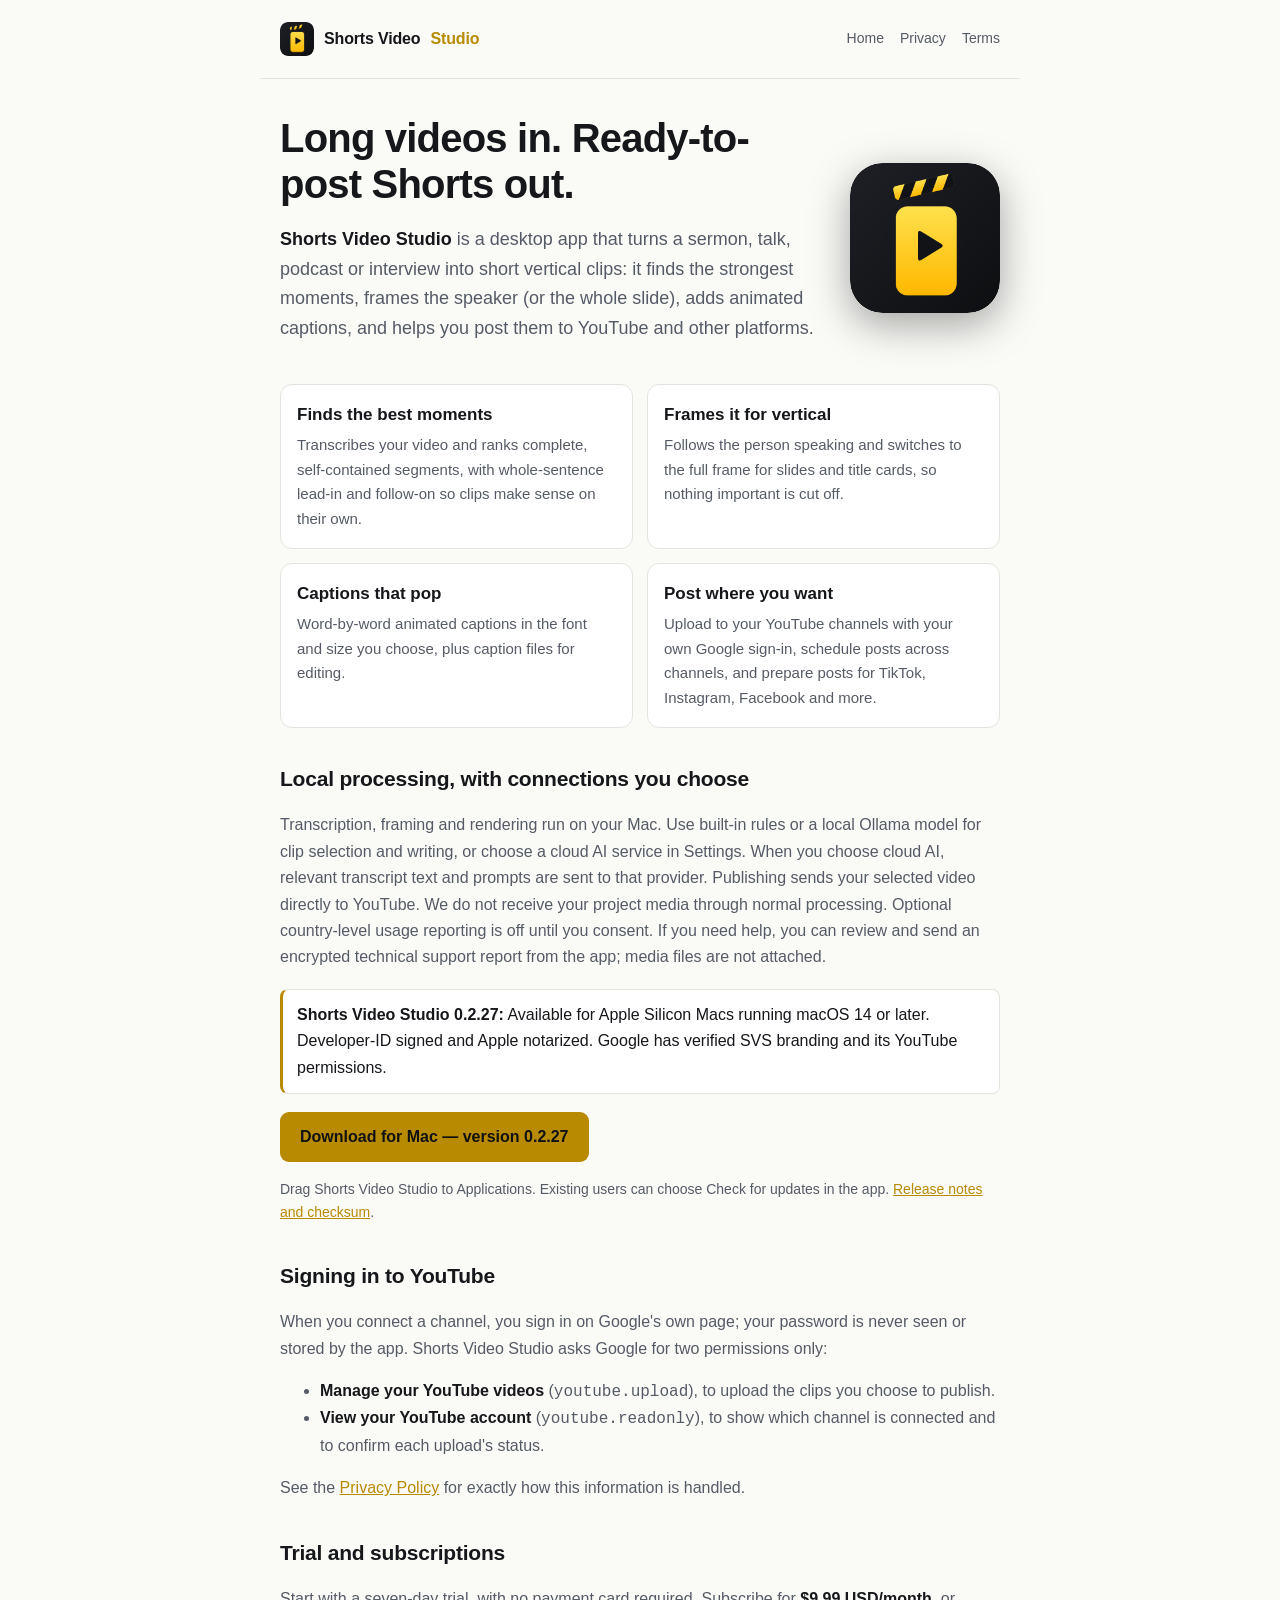
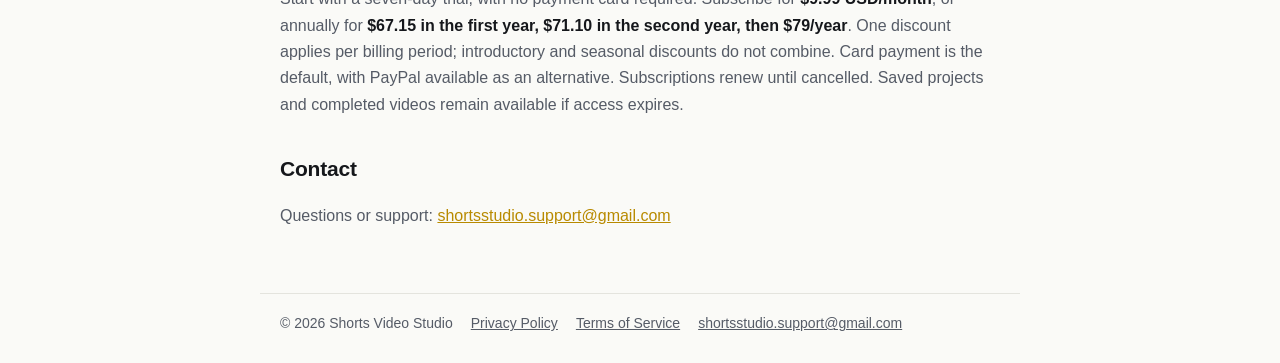
<file: index.html>
<!doctype html>
<html lang="en">
<head>
<meta charset="utf-8">
<meta name="viewport" content="width=device-width, initial-scale=1">
<title>Shorts Video Studio</title>
<meta name="description" content="Turn long videos into captioned vertical Shorts on your own computer, and post them to your channels.">
<link rel="canonical" href="https://svs.astrocave.org/">
<link rel="icon" href="assets/favicon.svg" type="image/svg+xml">
<link rel="apple-touch-icon" href="assets/icon-180.png">
<link rel="stylesheet" href="assets/site.css">
</head>
<body>
<header>
  <a class="brand" href="/"><img src="assets/icon-180.png" alt="">Shorts Video <b>Studio</b></a>
  <nav><a href="/">Home</a><a href="/privacy">Privacy</a><a href="/terms">Terms</a></nav>
</header>
<main>

<section class="hero">
  <div>
    <h1>Long videos in. Ready-to-post Shorts out.</h1>
    <p class="lede"><strong>Shorts Video Studio</strong> is a desktop app that turns a sermon, talk, podcast or interview into short vertical clips: it finds the strongest moments, frames the speaker (or the whole slide), adds animated captions, and helps you post them to YouTube and other platforms.</p>
  </div>
  <img src="assets/icon-512.png" alt="Shorts Video Studio app icon" width="150" height="150">
</section>

<div class="cards">
  <div class="card"><h3>Finds the best moments</h3><p>Transcribes your video and ranks complete, self-contained segments, with whole-sentence lead-in and follow-on so clips make sense on their own.</p></div>
  <div class="card"><h3>Frames it for vertical</h3><p>Follows the person speaking and switches to the full frame for slides and title cards, so nothing important is cut off.</p></div>
  <div class="card"><h3>Captions that pop</h3><p>Word-by-word animated captions in the font and size you choose, plus caption files for editing.</p></div>
  <div class="card"><h3>Post where you want</h3><p>Upload to your YouTube channels with your own Google sign-in, schedule posts across channels, and prepare posts for TikTok, Instagram, Facebook and more.</p></div>
</div>

<h2>Local processing, with connections you choose</h2>
<p>Transcription, framing and rendering run on your Mac. Use built-in rules or a local Ollama model for clip selection and writing, or choose a cloud AI service in Settings. When you choose cloud AI, relevant transcript text and prompts are sent to that provider. Publishing sends your selected video directly to YouTube. We do not receive your project media through normal processing. Optional country-level usage reporting is off until you consent. If you need help, you can review and send an encrypted technical support report from the app; media files are not attached.</p>

<div class="note"><strong>Shorts Video Studio 0.2.27:</strong> Available for Apple Silicon Macs running macOS 14 or later. Developer-ID signed and Apple notarized. Google has verified SVS branding and its YouTube permissions.</div>
<p><a class="download" href="https://github.com/ModDayJob/shorts-video-studio/releases/download/v0.2.27-build44/Shorts-Video-Studio-0.2.27-arm64.dmg">Download for Mac — version 0.2.27</a></p>
<p class="meta">Drag Shorts Video Studio to Applications. Existing users can choose Check for updates in the app. <a href="https://github.com/ModDayJob/shorts-video-studio/releases/tag/v0.2.27-build44">Release notes and checksum</a>.</p>

<h2>Signing in to YouTube</h2>
<p>When you connect a channel, you sign in on Google's own page; your password is never seen or stored by the app. Shorts Video Studio asks Google for two permissions only:</p>
<ul>
  <li><strong>Manage your YouTube videos</strong> (<code>youtube.upload</code>), to upload the clips you choose to publish.</li>
  <li><strong>View your YouTube account</strong> (<code>youtube.readonly</code>), to show which channel is connected and to confirm each upload's status.</li>
</ul>
<p>See the <a href="/privacy">Privacy Policy</a> for exactly how this information is handled.</p>

<h2>Trial and subscriptions</h2>
<p>Start with a seven-day trial, with no payment card required. Subscribe for <strong>$9.99 USD/month</strong>, or annually for <strong>$67.15 in the first year, $71.10 in the second year, then $79/year</strong>. One discount applies per billing period; introductory and seasonal discounts do not combine. Card payment is the default, with PayPal available as an alternative. Subscriptions renew until cancelled. Saved projects and completed videos remain available if access expires.</p>

<h2>Contact</h2>
<p>Questions or support: <a href="mailto:shortsstudio.support@gmail.com">shortsstudio.support@gmail.com</a></p>
</main>
<footer>
  <span>© 2026 Shorts Video Studio</span>
  <a href="/privacy">Privacy Policy</a>
  <a href="/terms">Terms of Service</a>
  <a href="mailto:shortsstudio.support@gmail.com">shortsstudio.support@gmail.com</a>
</footer>
</body>
</html>
</file>
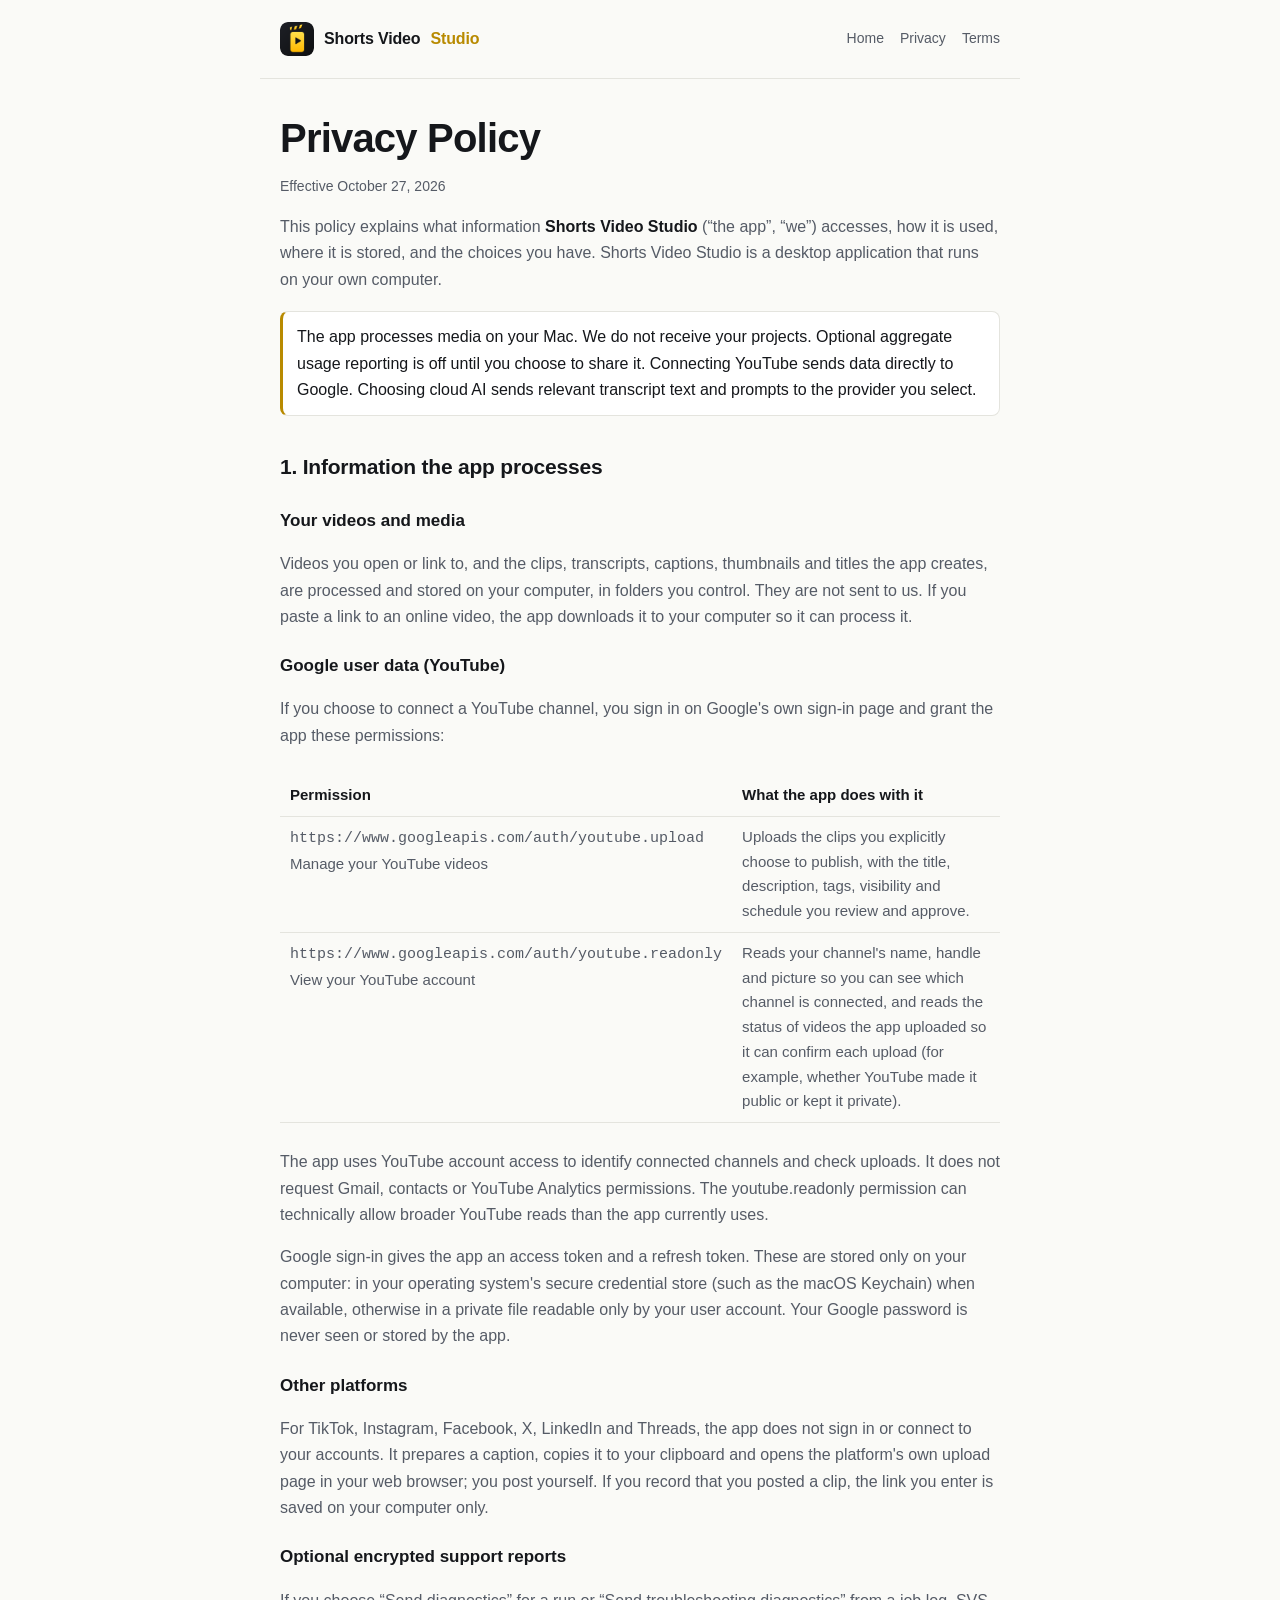
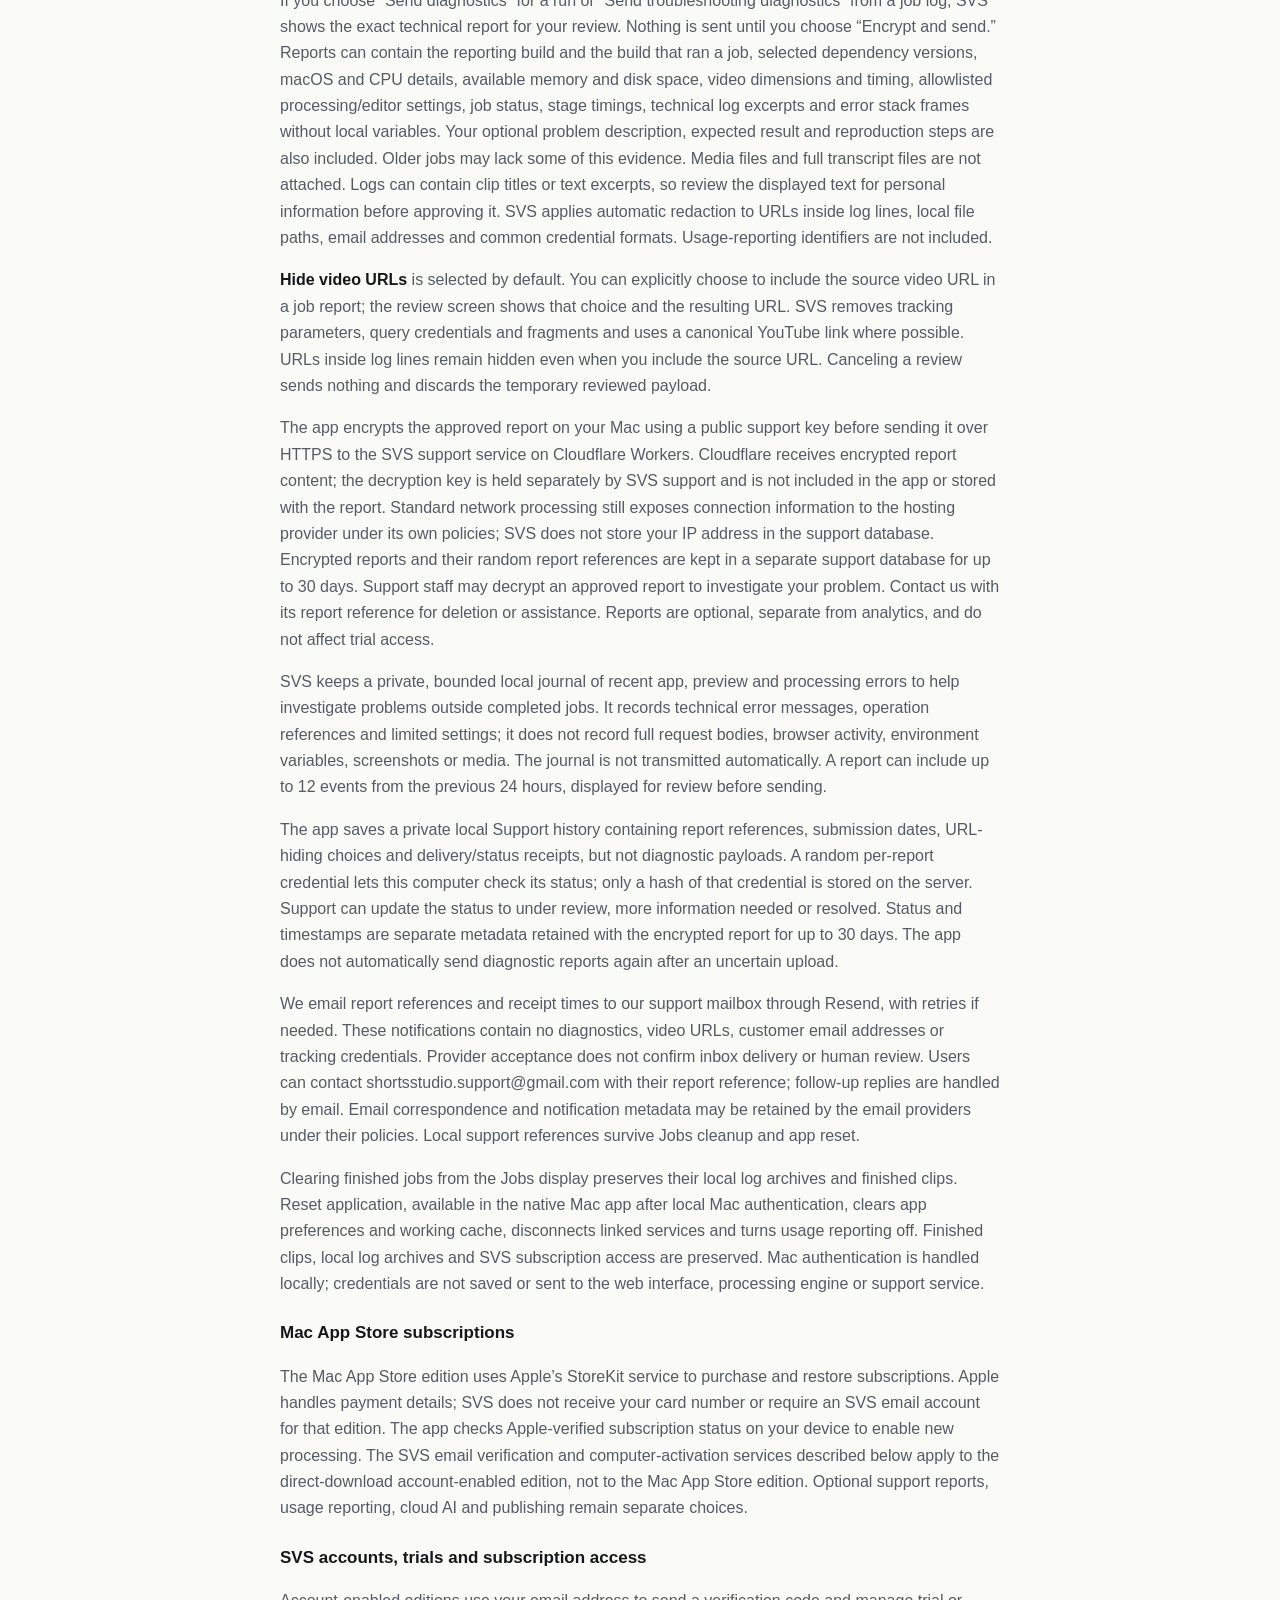
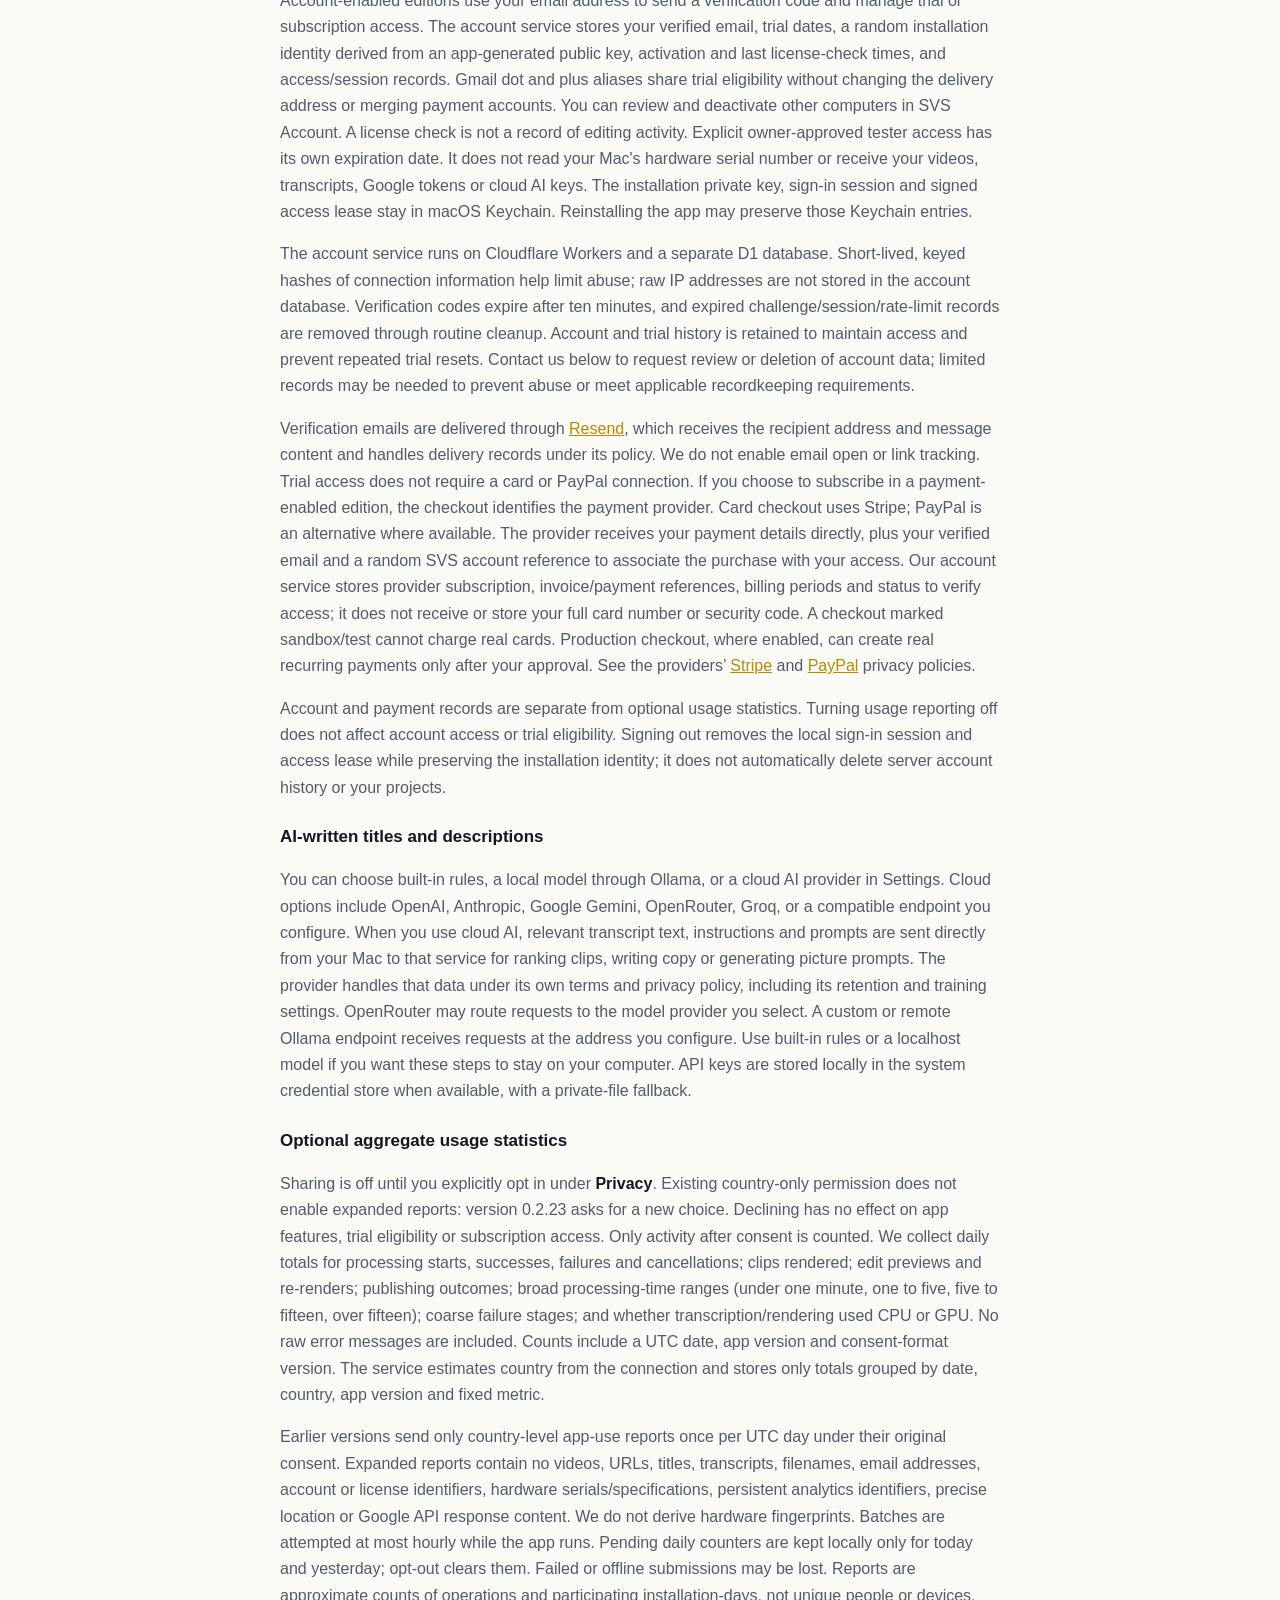
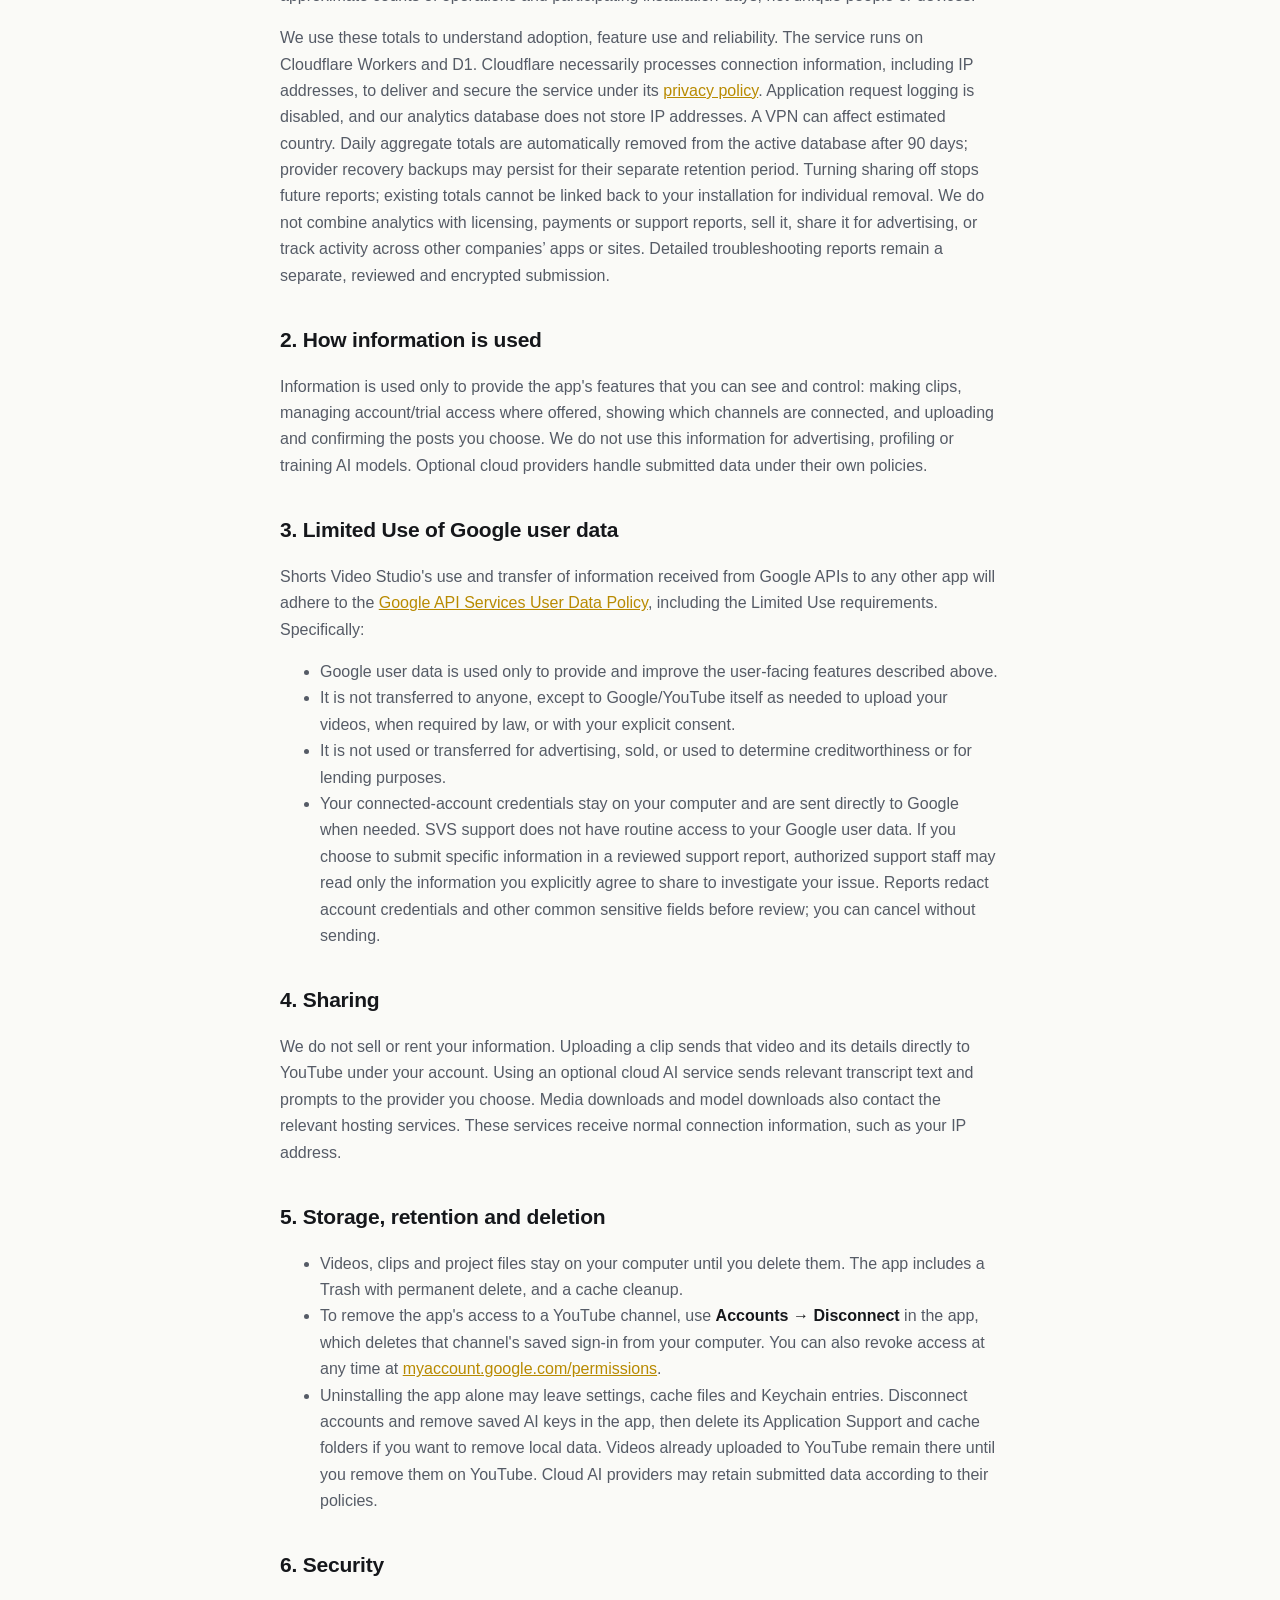
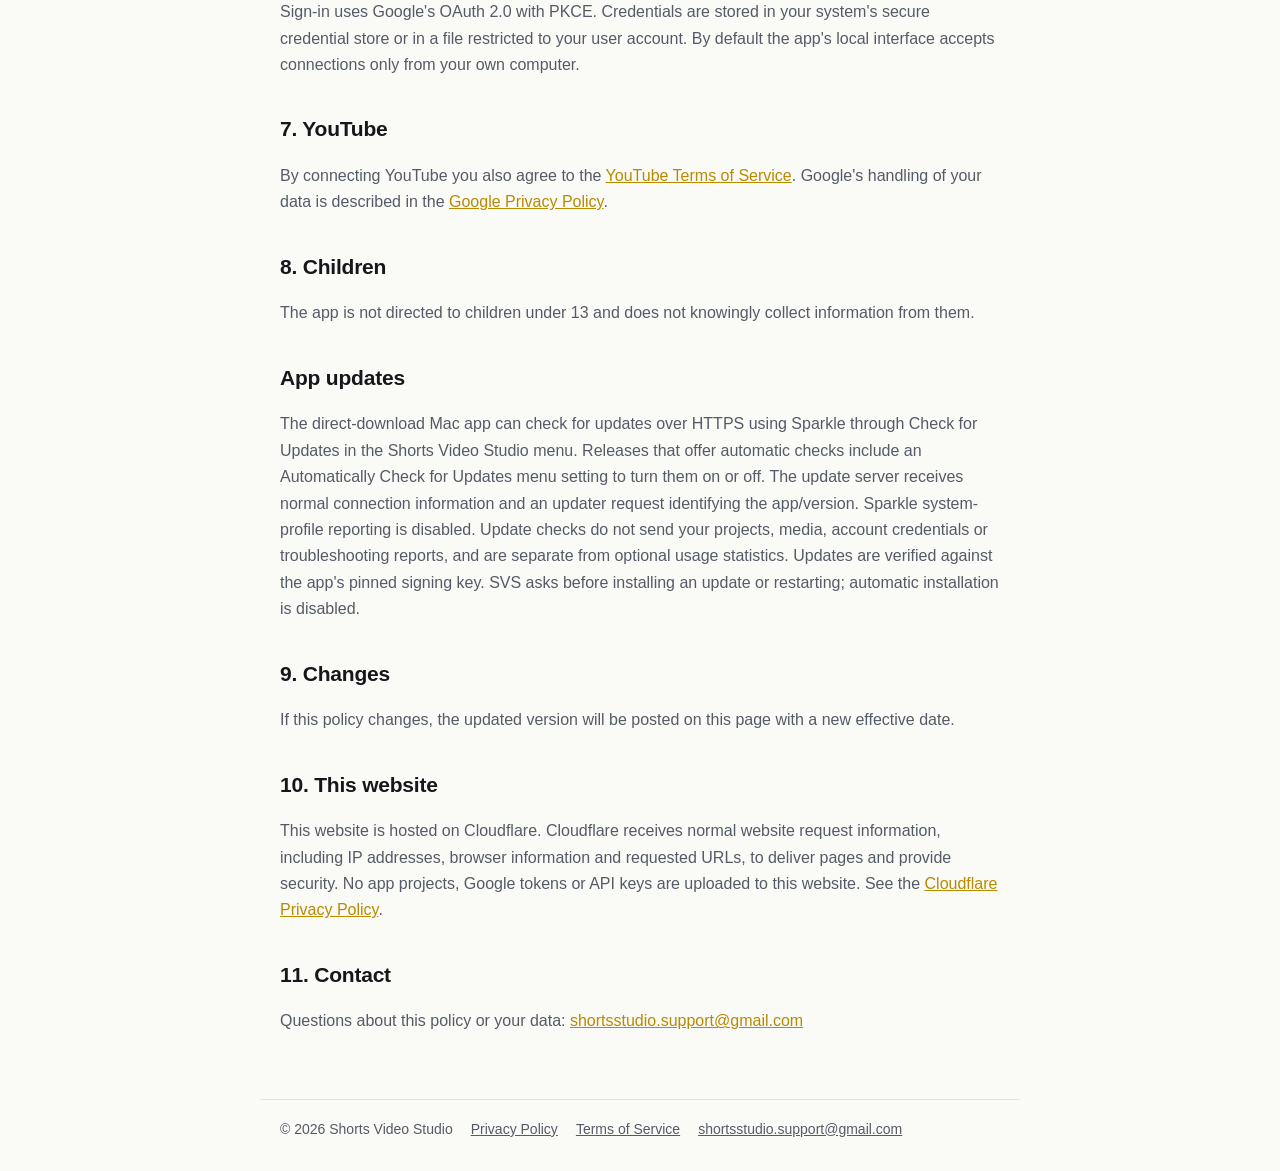
<file: privacy.html>
<!doctype html>
<html lang="en">
<head>
<meta charset="utf-8">
<meta name="viewport" content="width=device-width, initial-scale=1">
<title>Privacy Policy · Shorts Video Studio</title>
<meta name="description" content="How Shorts Video Studio handles your videos, your Google and YouTube data, and other information.">
<link rel="canonical" href="https://svs.astrocave.org/privacy">
<link rel="icon" href="assets/favicon.svg" type="image/svg+xml">
<link rel="apple-touch-icon" href="assets/icon-180.png">
<link rel="stylesheet" href="assets/site.css">
</head>
<body>
<header>
  <a class="brand" href="/"><img src="assets/icon-180.png" alt="">Shorts Video <b>Studio</b></a>
  <nav><a href="/">Home</a><a href="/privacy">Privacy</a><a href="/terms">Terms</a></nav>
</header>
<main>

<h1>Privacy Policy</h1>
<p class="meta">Effective October 27, 2026</p>

<p>This policy explains what information <strong>Shorts Video Studio</strong> (“the app”, “we”) accesses, how it is used, where it is stored, and the choices you have. Shorts Video Studio is a desktop application that runs on your own computer.</p>

<div class="note">The app processes media on your Mac. We do not receive your projects. Optional aggregate usage reporting is off until you choose to share it. Connecting YouTube sends data directly to Google. Choosing cloud AI sends relevant transcript text and prompts to the provider you select.</div>

<h2>1. Information the app processes</h2>
<h3>Your videos and media</h3>
<p>Videos you open or link to, and the clips, transcripts, captions, thumbnails and titles the app creates, are processed and stored on your computer, in folders you control. They are not sent to us. If you paste a link to an online video, the app downloads it to your computer so it can process it.</p>

<h3>Google user data (YouTube)</h3>
<p>If you choose to connect a YouTube channel, you sign in on Google's own sign-in page and grant the app these permissions:</p>
<div class="tablewrap"><table>
<tr><th>Permission</th><th>What the app does with it</th></tr>
<tr><td><code>https://www.googleapis.com/auth/youtube.upload</code><br>Manage your YouTube videos</td><td>Uploads the clips you explicitly choose to publish, with the title, description, tags, visibility and schedule you review and approve.</td></tr>
<tr><td><code>https://www.googleapis.com/auth/youtube.readonly</code><br>View your YouTube account</td><td>Reads your channel's name, handle and picture so you can see which channel is connected, and reads the status of videos the app uploaded so it can confirm each upload (for example, whether YouTube made it public or kept it private).</td></tr>
</table></div>
<p>The app uses YouTube account access to identify connected channels and check uploads. It does not request Gmail, contacts or YouTube Analytics permissions. The youtube.readonly permission can technically allow broader YouTube reads than the app currently uses.</p>
<p>Google sign-in gives the app an access token and a refresh token. These are stored only on your computer: in your operating system's secure credential store (such as the macOS Keychain) when available, otherwise in a private file readable only by your user account. Your Google password is never seen or stored by the app.</p>

<h3>Other platforms</h3>
<p>For TikTok, Instagram, Facebook, X, LinkedIn and Threads, the app does not sign in or connect to your accounts. It prepares a caption, copies it to your clipboard and opens the platform's own upload page in your web browser; you post yourself. If you record that you posted a clip, the link you enter is saved on your computer only.</p>

<h3>Optional encrypted support reports</h3>
<p>If you choose “Send diagnostics” for a run or “Send troubleshooting diagnostics” from a job log, SVS shows the exact technical report for your review. Nothing is sent until you choose “Encrypt and send.” Reports can contain the reporting build and the build that ran a job, selected dependency versions, macOS and CPU details, available memory and disk space, video dimensions and timing, allowlisted processing/editor settings, job status, stage timings, technical log excerpts and error stack frames without local variables. Your optional problem description, expected result and reproduction steps are also included. Older jobs may lack some of this evidence. Media files and full transcript files are not attached. Logs can contain clip titles or text excerpts, so review the displayed text for personal information before approving it. SVS applies automatic redaction to URLs inside log lines, local file paths, email addresses and common credential formats. Usage-reporting identifiers are not included.</p>
<p><strong>Hide video URLs</strong> is selected by default. You can explicitly choose to include the source video URL in a job report; the review screen shows that choice and the resulting URL. SVS removes tracking parameters, query credentials and fragments and uses a canonical YouTube link where possible. URLs inside log lines remain hidden even when you include the source URL. Canceling a review sends nothing and discards the temporary reviewed payload.</p>
<p>The app encrypts the approved report on your Mac using a public support key before sending it over HTTPS to the SVS support service on Cloudflare Workers. Cloudflare receives encrypted report content; the decryption key is held separately by SVS support and is not included in the app or stored with the report. Standard network processing still exposes connection information to the hosting provider under its own policies; SVS does not store your IP address in the support database. Encrypted reports and their random report references are kept in a separate support database for up to 30 days. Support staff may decrypt an approved report to investigate your problem. Contact us with its report reference for deletion or assistance. Reports are optional, separate from analytics, and do not affect trial access.</p>
<p>SVS keeps a private, bounded local journal of recent app, preview and processing errors to help investigate problems outside completed jobs. It records technical error messages, operation references and limited settings; it does not record full request bodies, browser activity, environment variables, screenshots or media. The journal is not transmitted automatically. A report can include up to 12 events from the previous 24 hours, displayed for review before sending.</p>
<p>The app saves a private local Support history containing report references, submission dates, URL-hiding choices and delivery/status receipts, but not diagnostic payloads. A random per-report credential lets this computer check its status; only a hash of that credential is stored on the server. Support can update the status to under review, more information needed or resolved. Status and timestamps are separate metadata retained with the encrypted report for up to 30 days. The app does not automatically send diagnostic reports again after an uncertain upload.</p>
<p>We email report references and receipt times to our support mailbox through Resend, with retries if needed. These notifications contain no diagnostics, video URLs, customer email addresses or tracking credentials. Provider acceptance does not confirm inbox delivery or human review. Users can contact shortsstudio.support@gmail.com with their report reference; follow-up replies are handled by email. Email correspondence and notification metadata may be retained by the email providers under their policies. Local support references survive Jobs cleanup and app reset.</p>
<p>Clearing finished jobs from the Jobs display preserves their local log archives and finished clips. Reset application, available in the native Mac app after local Mac authentication, clears app preferences and working cache, disconnects linked services and turns usage reporting off. Finished clips, local log archives and SVS subscription access are preserved. Mac authentication is handled locally; credentials are not saved or sent to the web interface, processing engine or support service.</p>
<h3>Mac App Store subscriptions</h3>
<p>The Mac App Store edition uses Apple’s StoreKit service to purchase and restore subscriptions. Apple handles payment details; SVS does not receive your card number or require an SVS email account for that edition. The app checks Apple-verified subscription status on your device to enable new processing. The SVS email verification and computer-activation services described below apply to the direct-download account-enabled edition, not to the Mac App Store edition. Optional support reports, usage reporting, cloud AI and publishing remain separate choices.</p>
<h3>SVS accounts, trials and subscription access</h3>
<p>Account-enabled editions use your email address to send a verification code and manage trial or subscription access. The account service stores your verified email, trial dates, a random installation identity derived from an app-generated public key, activation and last license-check times, and access/session records. Gmail dot and plus aliases share trial eligibility without changing the delivery address or merging payment accounts. You can review and deactivate other computers in SVS Account. A license check is not a record of editing activity. Explicit owner-approved tester access has its own expiration date. It does not read your Mac's hardware serial number or receive your videos, transcripts, Google tokens or cloud AI keys. The installation private key, sign-in session and signed access lease stay in macOS Keychain. Reinstalling the app may preserve those Keychain entries.</p>
<p>The account service runs on Cloudflare Workers and a separate D1 database. Short-lived, keyed hashes of connection information help limit abuse; raw IP addresses are not stored in the account database. Verification codes expire after ten minutes, and expired challenge/session/rate-limit records are removed through routine cleanup. Account and trial history is retained to maintain access and prevent repeated trial resets. Contact us below to request review or deletion of account data; limited records may be needed to prevent abuse or meet applicable recordkeeping requirements.</p>
<p>Verification emails are delivered through <a href="https://resend.com/legal/privacy-policy">Resend</a>, which receives the recipient address and message content and handles delivery records under its policy. We do not enable email open or link tracking. Trial access does not require a card or PayPal connection. If you choose to subscribe in a payment-enabled edition, the checkout identifies the payment provider. Card checkout uses Stripe; PayPal is an alternative where available. The provider receives your payment details directly, plus your verified email and a random SVS account reference to associate the purchase with your access. Our account service stores provider subscription, invoice/payment references, billing periods and status to verify access; it does not receive or store your full card number or security code. A checkout marked sandbox/test cannot charge real cards. Production checkout, where enabled, can create real recurring payments only after your approval. See the providers’ <a href="https://stripe.com/privacy">Stripe</a> and <a href="https://www.paypal.com/us/legalhub/paypal/privacy-full">PayPal</a> privacy policies.</p>
<p>Account and payment records are separate from optional usage statistics. Turning usage reporting off does not affect account access or trial eligibility. Signing out removes the local sign-in session and access lease while preserving the installation identity; it does not automatically delete server account history or your projects.</p>

<h3>AI-written titles and descriptions</h3>
<p>You can choose built-in rules, a local model through Ollama, or a cloud AI provider in Settings. Cloud options include OpenAI, Anthropic, Google Gemini, OpenRouter, Groq, or a compatible endpoint you configure. When you use cloud AI, relevant transcript text, instructions and prompts are sent directly from your Mac to that service for ranking clips, writing copy or generating picture prompts. The provider handles that data under its own terms and privacy policy, including its retention and training settings. OpenRouter may route requests to the model provider you select. A custom or remote Ollama endpoint receives requests at the address you configure. Use built-in rules or a localhost model if you want these steps to stay on your computer. API keys are stored locally in the system credential store when available, with a private-file fallback.</p>

<h3>Optional aggregate usage statistics</h3>
<p>Sharing is off until you explicitly opt in under <strong>Privacy</strong>. Existing country-only permission does not enable expanded reports: version 0.2.23 asks for a new choice. Declining has no effect on app features, trial eligibility or subscription access. Only activity after consent is counted. We collect daily totals for processing starts, successes, failures and cancellations; clips rendered; edit previews and re-renders; publishing outcomes; broad processing-time ranges (under one minute, one to five, five to fifteen, over fifteen); coarse failure stages; and whether transcription/rendering used CPU or GPU. No raw error messages are included. Counts include a UTC date, app version and consent-format version. The service estimates country from the connection and stores only totals grouped by date, country, app version and fixed metric.</p>
<p>Earlier versions send only country-level app-use reports once per UTC day under their original consent. Expanded reports contain no videos, URLs, titles, transcripts, filenames, email addresses, account or license identifiers, hardware serials/specifications, persistent analytics identifiers, precise location or Google API response content. We do not derive hardware fingerprints. Batches are attempted at most hourly while the app runs. Pending daily counters are kept locally only for today and yesterday; opt-out clears them. Failed or offline submissions may be lost. Reports are approximate counts of operations and participating installation-days, not unique people or devices.</p>
<p>We use these totals to understand adoption, feature use and reliability. The service runs on Cloudflare Workers and D1. Cloudflare necessarily processes connection information, including IP addresses, to deliver and secure the service under its <a href="https://www.cloudflare.com/privacypolicy/">privacy policy</a>. Application request logging is disabled, and our analytics database does not store IP addresses. A VPN can affect estimated country. Daily aggregate totals are automatically removed from the active database after 90 days; provider recovery backups may persist for their separate retention period. Turning sharing off stops future reports; existing totals cannot be linked back to your installation for individual removal. We do not combine analytics with licensing, payments or support reports, sell it, share it for advertising, or track activity across other companies’ apps or sites. Detailed troubleshooting reports remain a separate, reviewed and encrypted submission.</p>

<h2>2. How information is used</h2>
<p>Information is used only to provide the app's features that you can see and control: making clips, managing account/trial access where offered, showing which channels are connected, and uploading and confirming the posts you choose. We do not use this information for advertising, profiling or training AI models. Optional cloud providers handle submitted data under their own policies.</p>

<h2>3. Limited Use of Google user data</h2>
<p>Shorts Video Studio's use and transfer of information received from Google APIs to any other app will adhere to the <a href="https://developers.google.com/terms/api-services-user-data-policy">Google API Services User Data Policy</a>, including the Limited Use requirements. Specifically:</p>
<ul>
  <li>Google user data is used only to provide and improve the user-facing features described above.</li>
  <li>It is not transferred to anyone, except to Google/YouTube itself as needed to upload your videos, when required by law, or with your explicit consent.</li>
  <li>It is not used or transferred for advertising, sold, or used to determine creditworthiness or for lending purposes.</li>
  <li>Your connected-account credentials stay on your computer and are sent directly to Google when needed. SVS support does not have routine access to your Google user data. If you choose to submit specific information in a reviewed support report, authorized support staff may read only the information you explicitly agree to share to investigate your issue. Reports redact account credentials and other common sensitive fields before review; you can cancel without sending.</li>
</ul>

<h2>4. Sharing</h2>
<p>We do not sell or rent your information. Uploading a clip sends that video and its details directly to YouTube under your account. Using an optional cloud AI service sends relevant transcript text and prompts to the provider you choose. Media downloads and model downloads also contact the relevant hosting services. These services receive normal connection information, such as your IP address.</p>

<h2>5. Storage, retention and deletion</h2>
<ul>
  <li>Videos, clips and project files stay on your computer until you delete them. The app includes a Trash with permanent delete, and a cache cleanup.</li>
  <li>To remove the app's access to a YouTube channel, use <strong>Accounts → Disconnect</strong> in the app, which deletes that channel's saved sign-in from your computer. You can also revoke access at any time at <a href="https://myaccount.google.com/permissions">myaccount.google.com/permissions</a>.</li>
  <li>Uninstalling the app alone may leave settings, cache files and Keychain entries. Disconnect accounts and remove saved AI keys in the app, then delete its Application Support and cache folders if you want to remove local data. Videos already uploaded to YouTube remain there until you remove them on YouTube. Cloud AI providers may retain submitted data according to their policies.</li>
</ul>

<h2>6. Security</h2>
<p>Sign-in uses Google's OAuth 2.0 with PKCE. Credentials are stored in your system's secure credential store or in a file restricted to your user account. By default the app's local interface accepts connections only from your own computer.</p>

<h2>7. YouTube</h2>
<p>By connecting YouTube you also agree to the <a href="https://www.youtube.com/t/terms">YouTube Terms of Service</a>. Google's handling of your data is described in the <a href="https://policies.google.com/privacy">Google Privacy Policy</a>.</p>

<h2>8. Children</h2>
<p>The app is not directed to children under 13 and does not knowingly collect information from them.</p>

<h2>App updates</h2>
<p>The direct-download Mac app can check for updates over HTTPS using Sparkle through Check for Updates in the Shorts Video Studio menu. Releases that offer automatic checks include an Automatically Check for Updates menu setting to turn them on or off. The update server receives normal connection information and an updater request identifying the app/version. Sparkle system-profile reporting is disabled. Update checks do not send your projects, media, account credentials or troubleshooting reports, and are separate from optional usage statistics. Updates are verified against the app's pinned signing key. SVS asks before installing an update or restarting; automatic installation is disabled.</p>

<h2>9. Changes</h2>
<p>If this policy changes, the updated version will be posted on this page with a new effective date.</p>

<h2>10. This website</h2>
<p>This website is hosted on Cloudflare. Cloudflare receives normal website request information, including IP addresses, browser information and requested URLs, to deliver pages and provide security. No app projects, Google tokens or API keys are uploaded to this website. See the <a href="https://www.cloudflare.com/privacypolicy/">Cloudflare Privacy Policy</a>.</p>

<h2>11. Contact</h2>
<p>Questions about this policy or your data: <a href="mailto:shortsstudio.support@gmail.com">shortsstudio.support@gmail.com</a></p>
</main>
<footer>
  <span>© 2026 Shorts Video Studio</span>
  <a href="/privacy">Privacy Policy</a>
  <a href="/terms">Terms of Service</a>
  <a href="mailto:shortsstudio.support@gmail.com">shortsstudio.support@gmail.com</a>
</footer>
</body>
</html>
</file>
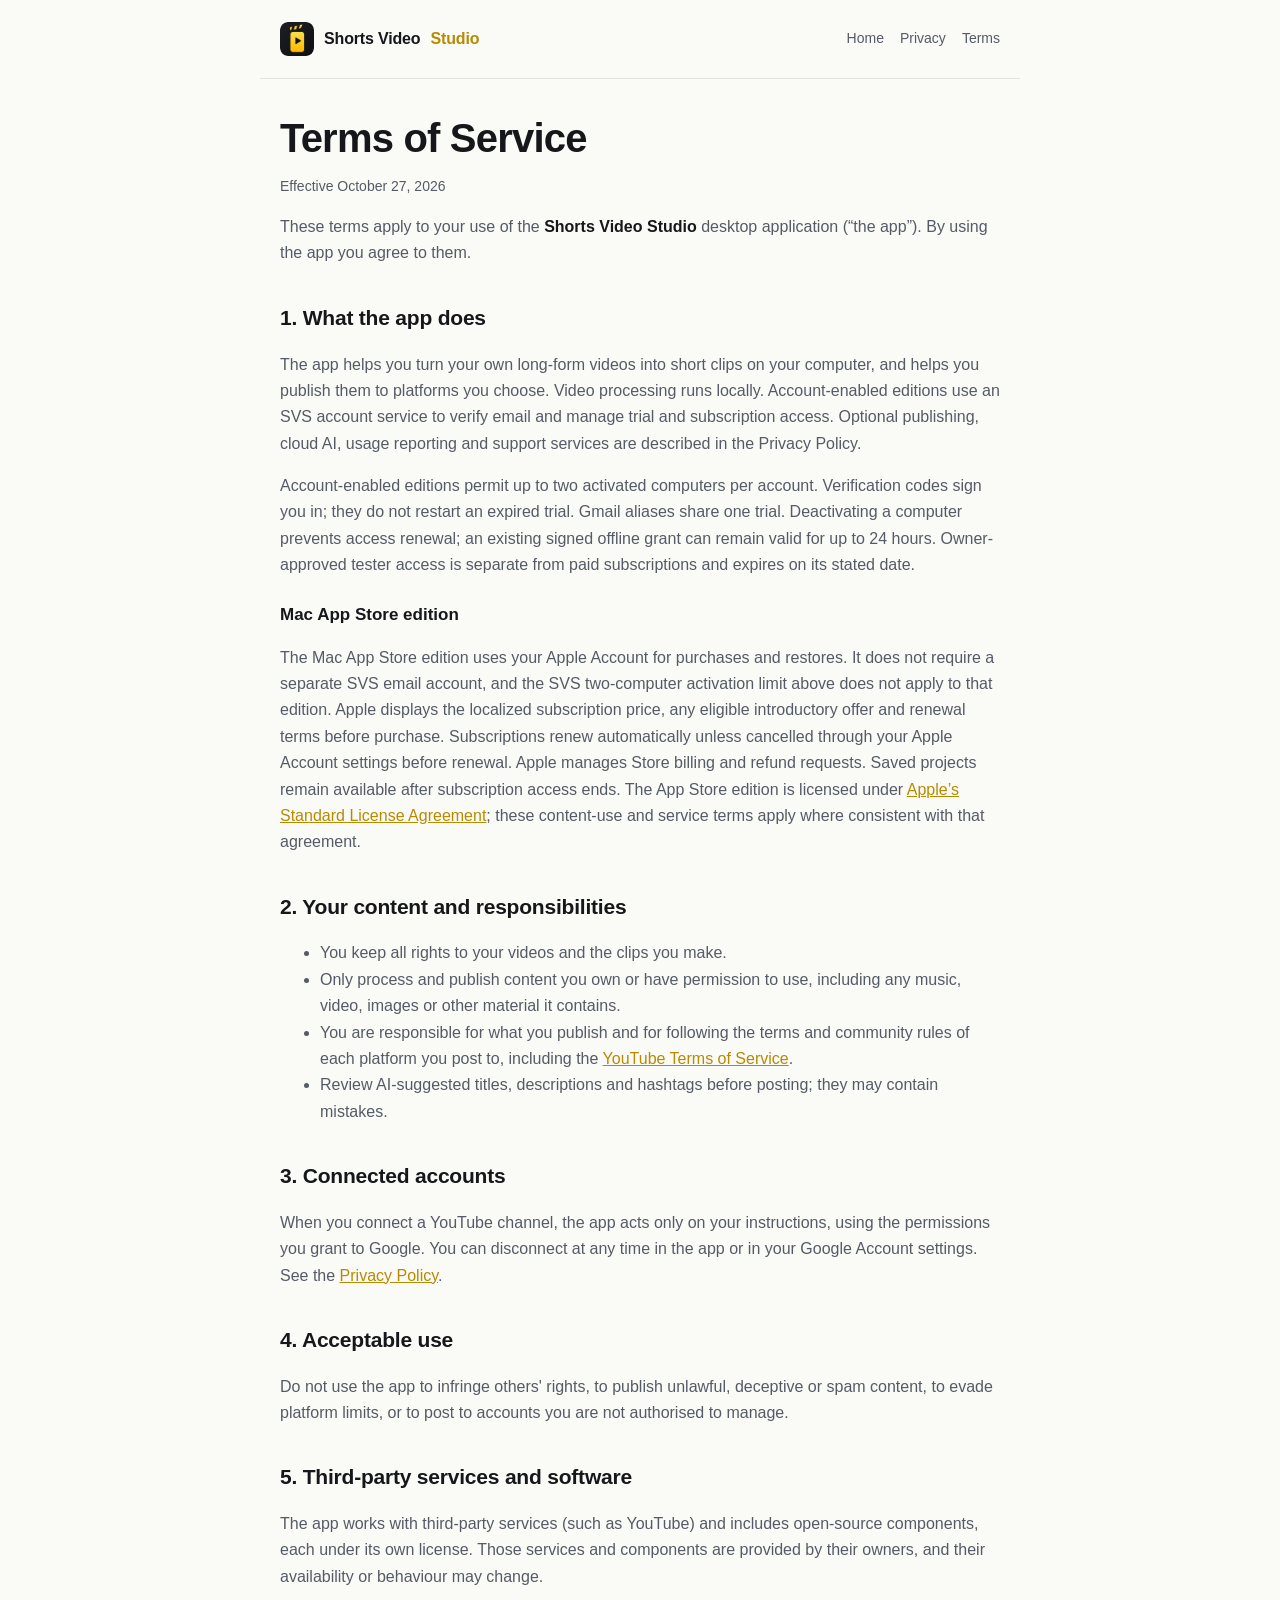
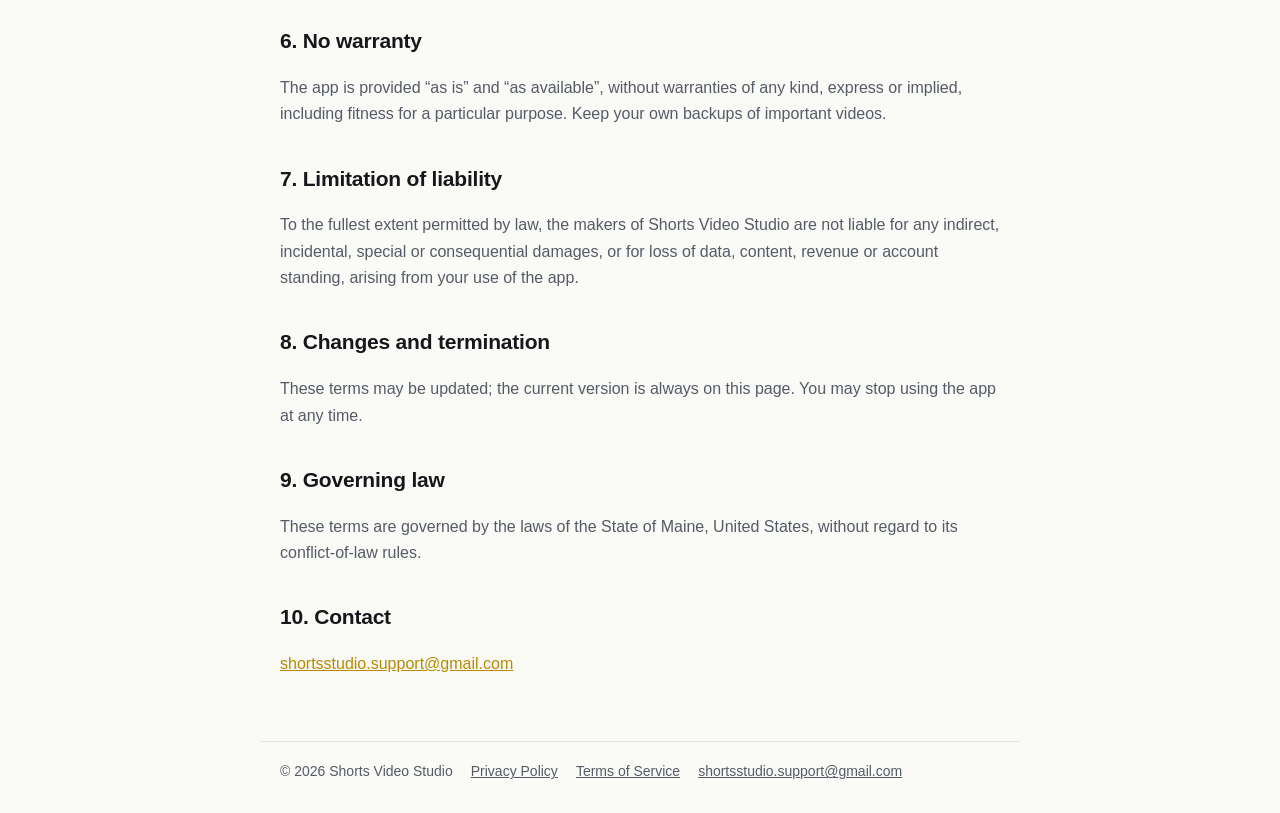
<file: terms.html>
<!doctype html>
<html lang="en">
<head>
<meta charset="utf-8">
<meta name="viewport" content="width=device-width, initial-scale=1">
<title>Terms of Service · Shorts Video Studio</title>
<meta name="description" content="Terms for using the Shorts Video Studio desktop app.">
<link rel="canonical" href="https://svs.astrocave.org/terms">
<link rel="icon" href="assets/favicon.svg" type="image/svg+xml">
<link rel="apple-touch-icon" href="assets/icon-180.png">
<link rel="stylesheet" href="assets/site.css">
</head>
<body>
<header>
  <a class="brand" href="/"><img src="assets/icon-180.png" alt="">Shorts Video <b>Studio</b></a>
  <nav><a href="/">Home</a><a href="/privacy">Privacy</a><a href="/terms">Terms</a></nav>
</header>
<main>

<h1>Terms of Service</h1>
<p class="meta">Effective October 27, 2026</p>

<p>These terms apply to your use of the <strong>Shorts Video Studio</strong> desktop application (“the app”). By using the app you agree to them.</p>

<h2>1. What the app does</h2>
<p>The app helps you turn your own long-form videos into short clips on your computer, and helps you publish them to platforms you choose. Video processing runs locally. Account-enabled editions use an SVS account service to verify email and manage trial and subscription access. Optional publishing, cloud AI, usage reporting and support services are described in the Privacy Policy.</p>

<p>Account-enabled editions permit up to two activated computers per account. Verification codes sign you in; they do not restart an expired trial. Gmail aliases share one trial. Deactivating a computer prevents access renewal; an existing signed offline grant can remain valid for up to 24 hours. Owner-approved tester access is separate from paid subscriptions and expires on its stated date.</p>
<h3>Mac App Store edition</h3>
<p>The Mac App Store edition uses your Apple Account for purchases and restores. It does not require a separate SVS email account, and the SVS two-computer activation limit above does not apply to that edition. Apple displays the localized subscription price, any eligible introductory offer and renewal terms before purchase. Subscriptions renew automatically unless cancelled through your Apple Account settings before renewal. Apple manages Store billing and refund requests. Saved projects remain available after subscription access ends. The App Store edition is licensed under <a href="https://www.apple.com/legal/internet-services/itunes/dev/stdeula/">Apple’s Standard License Agreement</a>; these content-use and service terms apply where consistent with that agreement.</p>
<h2>2. Your content and responsibilities</h2>
<ul>
  <li>You keep all rights to your videos and the clips you make.</li>
  <li>Only process and publish content you own or have permission to use, including any music, video, images or other material it contains.</li>
  <li>You are responsible for what you publish and for following the terms and community rules of each platform you post to, including the <a href="https://www.youtube.com/t/terms">YouTube Terms of Service</a>.</li>
  <li>Review AI-suggested titles, descriptions and hashtags before posting; they may contain mistakes.</li>
</ul>

<h2>3. Connected accounts</h2>
<p>When you connect a YouTube channel, the app acts only on your instructions, using the permissions you grant to Google. You can disconnect at any time in the app or in your Google Account settings. See the <a href="/privacy">Privacy Policy</a>.</p>

<h2>4. Acceptable use</h2>
<p>Do not use the app to infringe others' rights, to publish unlawful, deceptive or spam content, to evade platform limits, or to post to accounts you are not authorised to manage.</p>

<h2>5. Third-party services and software</h2>
<p>The app works with third-party services (such as YouTube) and includes open-source components, each under its own license. Those services and components are provided by their owners, and their availability or behaviour may change.</p>

<h2>6. No warranty</h2>
<p>The app is provided “as is” and “as available”, without warranties of any kind, express or implied, including fitness for a particular purpose. Keep your own backups of important videos.</p>

<h2>7. Limitation of liability</h2>
<p>To the fullest extent permitted by law, the makers of Shorts Video Studio are not liable for any indirect, incidental, special or consequential damages, or for loss of data, content, revenue or account standing, arising from your use of the app.</p>

<h2>8. Changes and termination</h2>
<p>These terms may be updated; the current version is always on this page. You may stop using the app at any time.</p>

<h2>9. Governing law</h2>
<p>These terms are governed by the laws of the State of Maine, United States, without regard to its conflict-of-law rules.</p>

<h2>10. Contact</h2>
<p><a href="mailto:shortsstudio.support@gmail.com">shortsstudio.support@gmail.com</a></p>
</main>
<footer>
  <span>© 2026 Shorts Video Studio</span>
  <a href="/privacy">Privacy Policy</a>
  <a href="/terms">Terms of Service</a>
  <a href="mailto:shortsstudio.support@gmail.com">shortsstudio.support@gmail.com</a>
</footer>
</body>
</html>
</file>
<file: assets/site.css>
:root{--bg:#0e0f11;--panel:#16181c;--line:#2a2e35;--text:#eceef1;--text-2:#a7adb7;--accent:#ffd60a;--max:760px}
@media (prefers-color-scheme: light){:root{--bg:#fafaf7;--panel:#fff;--line:#e4e4de;--text:#15171b;--text-2:#555b66;--accent:#b88a00}}
*{box-sizing:border-box}html{-webkit-text-size-adjust:100%}
body{margin:0;background:var(--bg);color:var(--text);font:16px/1.65 -apple-system,BlinkMacSystemFont,"Segoe UI",Inter,Roboto,Helvetica,Arial,sans-serif}
a{color:var(--accent)}a:hover{text-decoration:none}
header,main,footer{max-width:var(--max);margin:0 auto;padding:0 20px}
header{display:flex;align-items:center;justify-content:space-between;gap:16px;padding-top:22px;padding-bottom:22px;border-bottom:1px solid var(--line)}
.brand{display:flex;align-items:center;gap:10px;color:var(--text);text-decoration:none;font-weight:700;letter-spacing:-.01em}
.brand img{width:34px;height:34px;border-radius:8px}.brand b{color:var(--accent)}
nav{display:flex;gap:16px;font-size:14px}nav a{color:var(--text-2);text-decoration:none}nav a:hover{color:var(--text)}
main{padding-top:36px;padding-bottom:48px}
h1{font-size:clamp(28px,5vw,40px);line-height:1.15;letter-spacing:-.02em;margin:0 0 10px}
h2{font-size:21px;margin:34px 0 8px;letter-spacing:-.01em}h3{font-size:17px;margin:22px 0 6px}
p,li{color:var(--text-2)}strong{color:var(--text)}
.lede{font-size:18px;max-width:60ch}
.hero{display:grid;grid-template-columns:1fr auto;gap:28px;align-items:center}
.hero img{width:150px;height:150px;border-radius:32px;box-shadow:0 12px 40px rgba(0,0,0,.35)}
@media (max-width:600px){.hero{grid-template-columns:1fr}.hero img{width:96px;height:96px;border-radius:22px;order:-1}nav{gap:12px}}
.cards{display:grid;grid-template-columns:repeat(2,minmax(0,1fr));gap:14px;margin-top:22px}@media (max-width:600px){.cards{grid-template-columns:1fr}}
.card{background:var(--panel);border:1px solid var(--line);border-radius:12px;padding:16px}.card h3{margin:0 0 4px;color:var(--text)}.card p{margin:0;font-size:15px}
.note{background:var(--panel);border:1px solid var(--line);border-left:3px solid var(--accent);border-radius:8px;padding:12px 14px;margin:18px 0}
.meta{font-size:14px;color:var(--text-2)}
table{width:100%;border-collapse:collapse;font-size:15px;margin:10px 0}th,td{text-align:left;vertical-align:top;padding:8px 10px;border-bottom:1px solid var(--line)}th{color:var(--text)}td{color:var(--text-2)}
.tablewrap{overflow-x:auto}
footer{border-top:1px solid var(--line);padding-top:18px;padding-bottom:30px;font-size:14px;color:var(--text-2);display:flex;flex-wrap:wrap;gap:8px 18px}
footer a{color:var(--text-2)}

a.download{display:inline-block;background:var(--accent);color:#111;padding:12px 20px;border-radius:9px;font-weight:700;text-decoration:none}a.download:focus-visible{outline:3px solid var(--text);outline-offset:4px}
</file>
